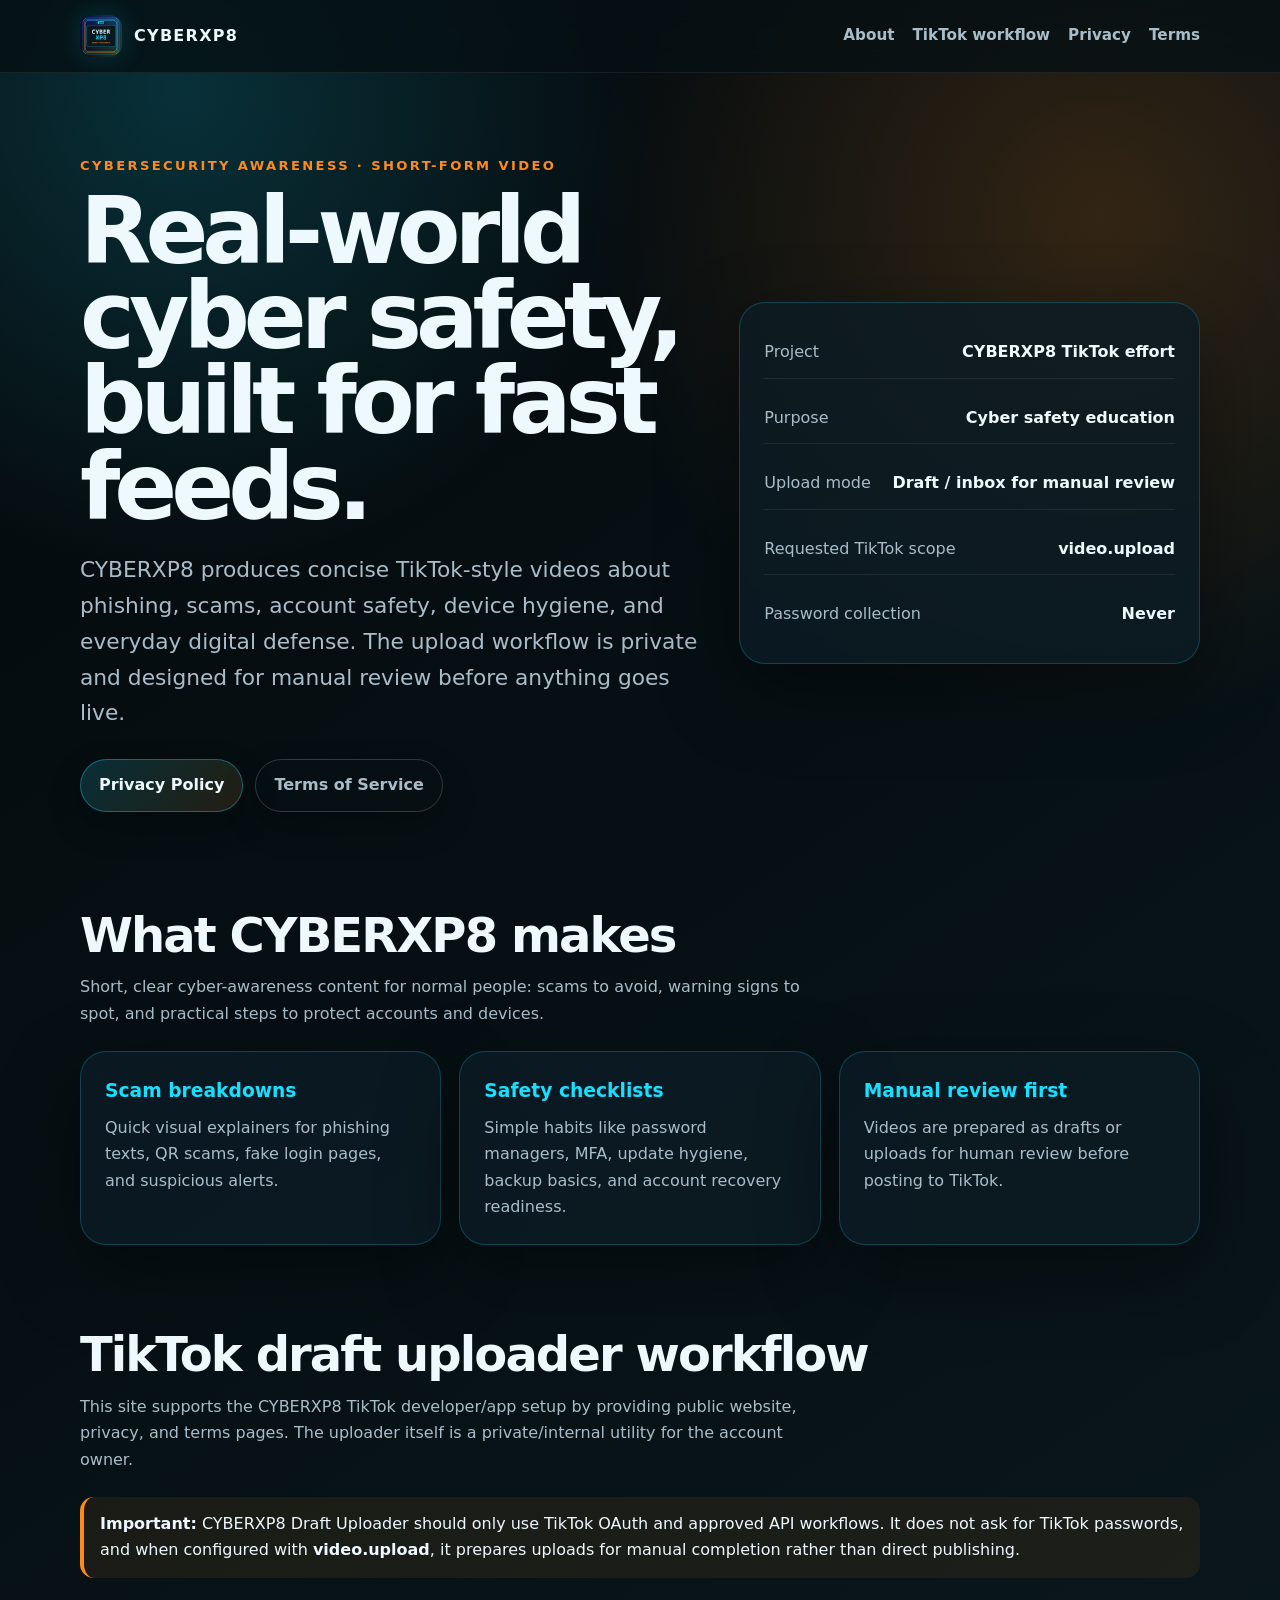
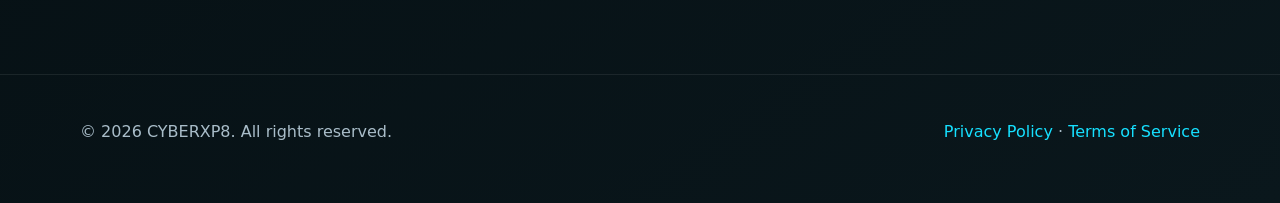
<file: index.html>
<!doctype html>
<html lang="en">
<head>
  <meta charset="utf-8" />
  <meta name="viewport" content="width=device-width, initial-scale=1" />
  <title>CYBERXP8 — TikTok Cybersecurity Video Lab</title>
  <meta name="description" content="CYBERXP8 creates short cybersecurity awareness videos and uses a private TikTok draft uploader workflow for manual review and posting." />
  <link rel="icon" href="./assets/cyberxp8-icon.png" />
  <link rel="stylesheet" href="./styles.css" />
</head>
<body>
  <a class="skip" href="#main">Skip to content</a>
  <header class="site-header"><div class="container nav"><a class="brand" href="./index.html"><img class="logo" src="./assets/cyberxp8-icon.png" alt="CYBERXP8 logo"><span>CYBERXP8</span></a><nav class="nav-links" aria-label="Main navigation"><a href="./index.html#about">About</a><a href="./index.html#workflow">TikTok workflow</a><a href="./privacy.html">Privacy</a><a href="./terms.html">Terms</a></nav></div></header>
  <main id="main">
    <section class="hero">
      <div class="container hero-grid">
        <div>
          <div class="kicker">Cybersecurity awareness · Short-form video</div>
          <h1>Real-world cyber safety, built for fast feeds.</h1>
          <p class="lead">CYBERXP8 produces concise TikTok-style videos about phishing, scams, account safety, device hygiene, and everyday digital defense. The upload workflow is private and designed for manual review before anything goes live.</p>
          <div class="hero-actions"><a class="button" href="./privacy.html">Privacy Policy</a><a class="button ghost" href="./terms.html">Terms of Service</a></div>
        </div>
        <aside class="panel" aria-label="Project facts"><div class="signal">
          <div class="signal-row"><span>Project</span><strong>CYBERXP8 TikTok effort</strong></div>
          <div class="signal-row"><span>Purpose</span><strong>Cyber safety education</strong></div>
          <div class="signal-row"><span>Upload mode</span><strong>Draft / inbox for manual review</strong></div>
          <div class="signal-row"><span>Requested TikTok scope</span><strong>video.upload</strong></div>
          <div class="signal-row"><span>Password collection</span><strong>Never</strong></div>
        </div></aside>
      </div>
    </section>
    <section id="about"><div class="container">
      <h2>What CYBERXP8 makes</h2>
      <p class="section-intro">Short, clear cyber-awareness content for normal people: scams to avoid, warning signs to spot, and practical steps to protect accounts and devices.</p>
      <div class="cards">
        <article class="card"><h3>Scam breakdowns</h3><p>Quick visual explainers for phishing texts, QR scams, fake login pages, and suspicious alerts.</p></article>
        <article class="card"><h3>Safety checklists</h3><p>Simple habits like password managers, MFA, update hygiene, backup basics, and account recovery readiness.</p></article>
        <article class="card"><h3>Manual review first</h3><p>Videos are prepared as drafts or uploads for human review before posting to TikTok.</p></article>
      </div>
    </div></section>
    <section id="workflow"><div class="container">
      <h2>TikTok draft uploader workflow</h2>
      <p class="section-intro">This site supports the CYBERXP8 TikTok developer/app setup by providing public website, privacy, and terms pages. The uploader itself is a private/internal utility for the account owner.</p>
      <p class="notice"><strong>Important:</strong> CYBERXP8 Draft Uploader should only use TikTok OAuth and approved API workflows. It does not ask for TikTok passwords, and when configured with <strong>video.upload</strong>, it prepares uploads for manual completion rather than direct publishing.</p>
    </div></section>
  </main>
  <footer class="site-footer"><div class="container footer-grid"><p>© 2026 CYBERXP8. All rights reserved.</p><p><a href="./privacy.html">Privacy Policy</a> · <a href="./terms.html">Terms of Service</a></p></div></footer>
</body>
</html>
</file>
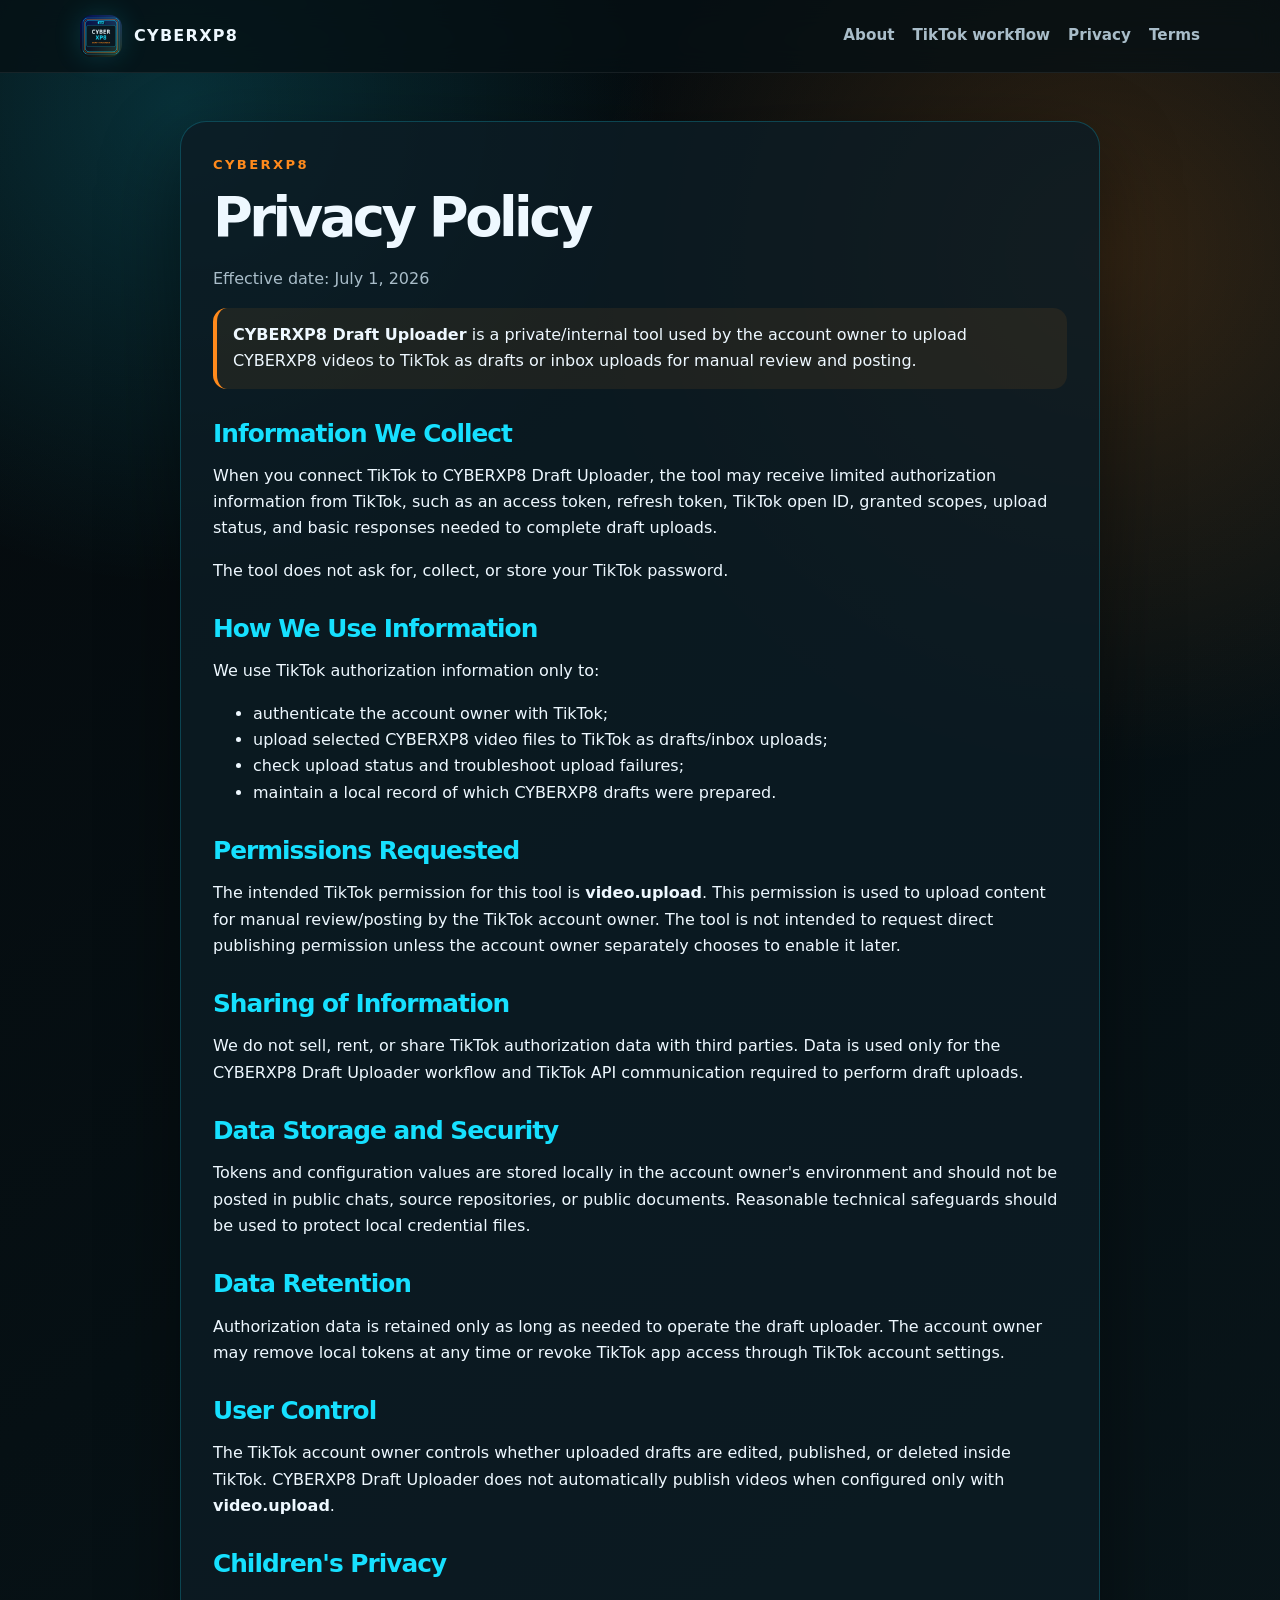
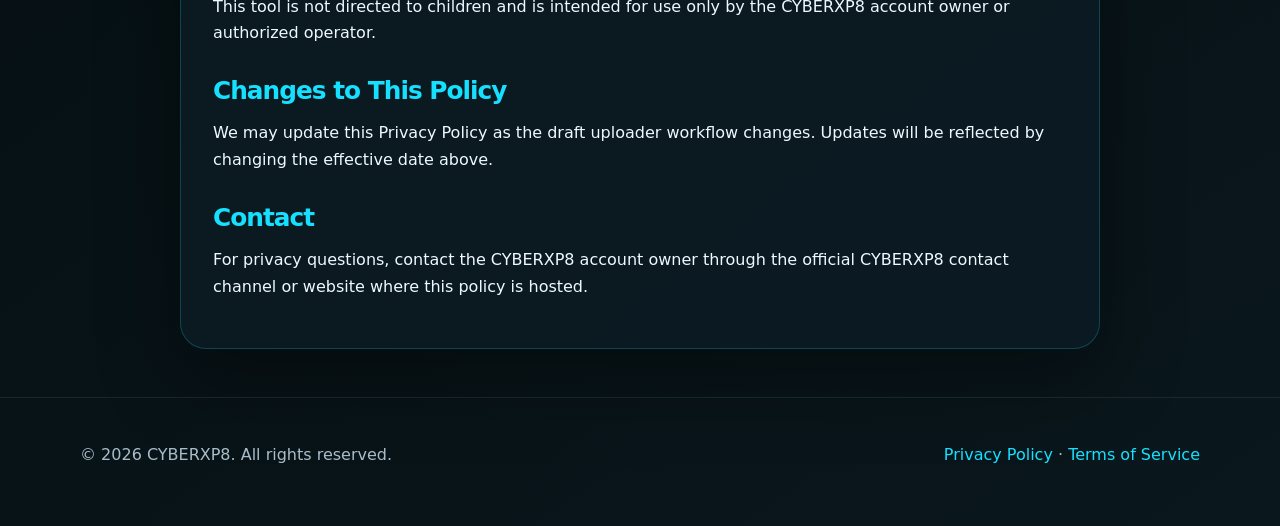
<file: privacy.html>
<!doctype html>
<html lang="en">
<head>
  <meta charset="utf-8" />
  <meta name="viewport" content="width=device-width, initial-scale=1" />
  <title>CYBERXP8 Draft Uploader Privacy Policy</title>
  <meta name="description" content="Privacy Policy for CYBERXP8 Draft Uploader." />
  <link rel="icon" href="./assets/cyberxp8-icon.png" />
  <link rel="stylesheet" href="./styles.css" />
</head>
<body>
  <a class="skip" href="#main">Skip to content</a>
  <header class="site-header"><div class="container nav"><a class="brand" href="./index.html"><img class="logo" src="./assets/cyberxp8-icon.png" alt="CYBERXP8 logo"><span>CYBERXP8</span></a><nav class="nav-links" aria-label="Main navigation"><a href="./index.html#about">About</a><a href="./index.html#workflow">TikTok workflow</a><a href="./privacy.html">Privacy</a><a href="./terms.html">Terms</a></nav></div></header>
  <main id="main" class="legal">
    <div class="kicker">CYBERXP8</div>
    <h1>Privacy Policy</h1>
    <p class="meta">Effective date: July 1, 2026</p>
    <p class="notice"><strong>CYBERXP8 Draft Uploader</strong> is a private/internal tool used by the account owner to upload CYBERXP8 videos to TikTok as drafts or inbox uploads for manual review and posting.</p>
    <h2>Information We Collect</h2>
    <p>When you connect TikTok to CYBERXP8 Draft Uploader, the tool may receive limited authorization information from TikTok, such as an access token, refresh token, TikTok open ID, granted scopes, upload status, and basic responses needed to complete draft uploads.</p>
    <p>The tool does not ask for, collect, or store your TikTok password.</p>
    <h2>How We Use Information</h2>
    <p>We use TikTok authorization information only to:</p>
    <ul><li>authenticate the account owner with TikTok;</li><li>upload selected CYBERXP8 video files to TikTok as drafts/inbox uploads;</li><li>check upload status and troubleshoot upload failures;</li><li>maintain a local record of which CYBERXP8 drafts were prepared.</li></ul>
    <h2>Permissions Requested</h2>
    <p>The intended TikTok permission for this tool is <strong>video.upload</strong>. This permission is used to upload content for manual review/posting by the TikTok account owner. The tool is not intended to request direct publishing permission unless the account owner separately chooses to enable it later.</p>
    <h2>Sharing of Information</h2>
    <p>We do not sell, rent, or share TikTok authorization data with third parties. Data is used only for the CYBERXP8 Draft Uploader workflow and TikTok API communication required to perform draft uploads.</p>
    <h2>Data Storage and Security</h2>
    <p>Tokens and configuration values are stored locally in the account owner's environment and should not be posted in public chats, source repositories, or public documents. Reasonable technical safeguards should be used to protect local credential files.</p>
    <h2>Data Retention</h2>
    <p>Authorization data is retained only as long as needed to operate the draft uploader. The account owner may remove local tokens at any time or revoke TikTok app access through TikTok account settings.</p>
    <h2>User Control</h2>
    <p>The TikTok account owner controls whether uploaded drafts are edited, published, or deleted inside TikTok. CYBERXP8 Draft Uploader does not automatically publish videos when configured only with <strong>video.upload</strong>.</p>
    <h2>Children's Privacy</h2>
    <p>This tool is not directed to children and is intended for use only by the CYBERXP8 account owner or authorized operator.</p>
    <h2>Changes to This Policy</h2>
    <p>We may update this Privacy Policy as the draft uploader workflow changes. Updates will be reflected by changing the effective date above.</p>
    <h2>Contact</h2>
    <p>For privacy questions, contact the CYBERXP8 account owner through the official CYBERXP8 contact channel or website where this policy is hosted.</p>
  </main>
  <footer class="site-footer"><div class="container footer-grid"><p>© 2026 CYBERXP8. All rights reserved.</p><p><a href="./privacy.html">Privacy Policy</a> · <a href="./terms.html">Terms of Service</a></p></div></footer>
</body>
</html>
</file>
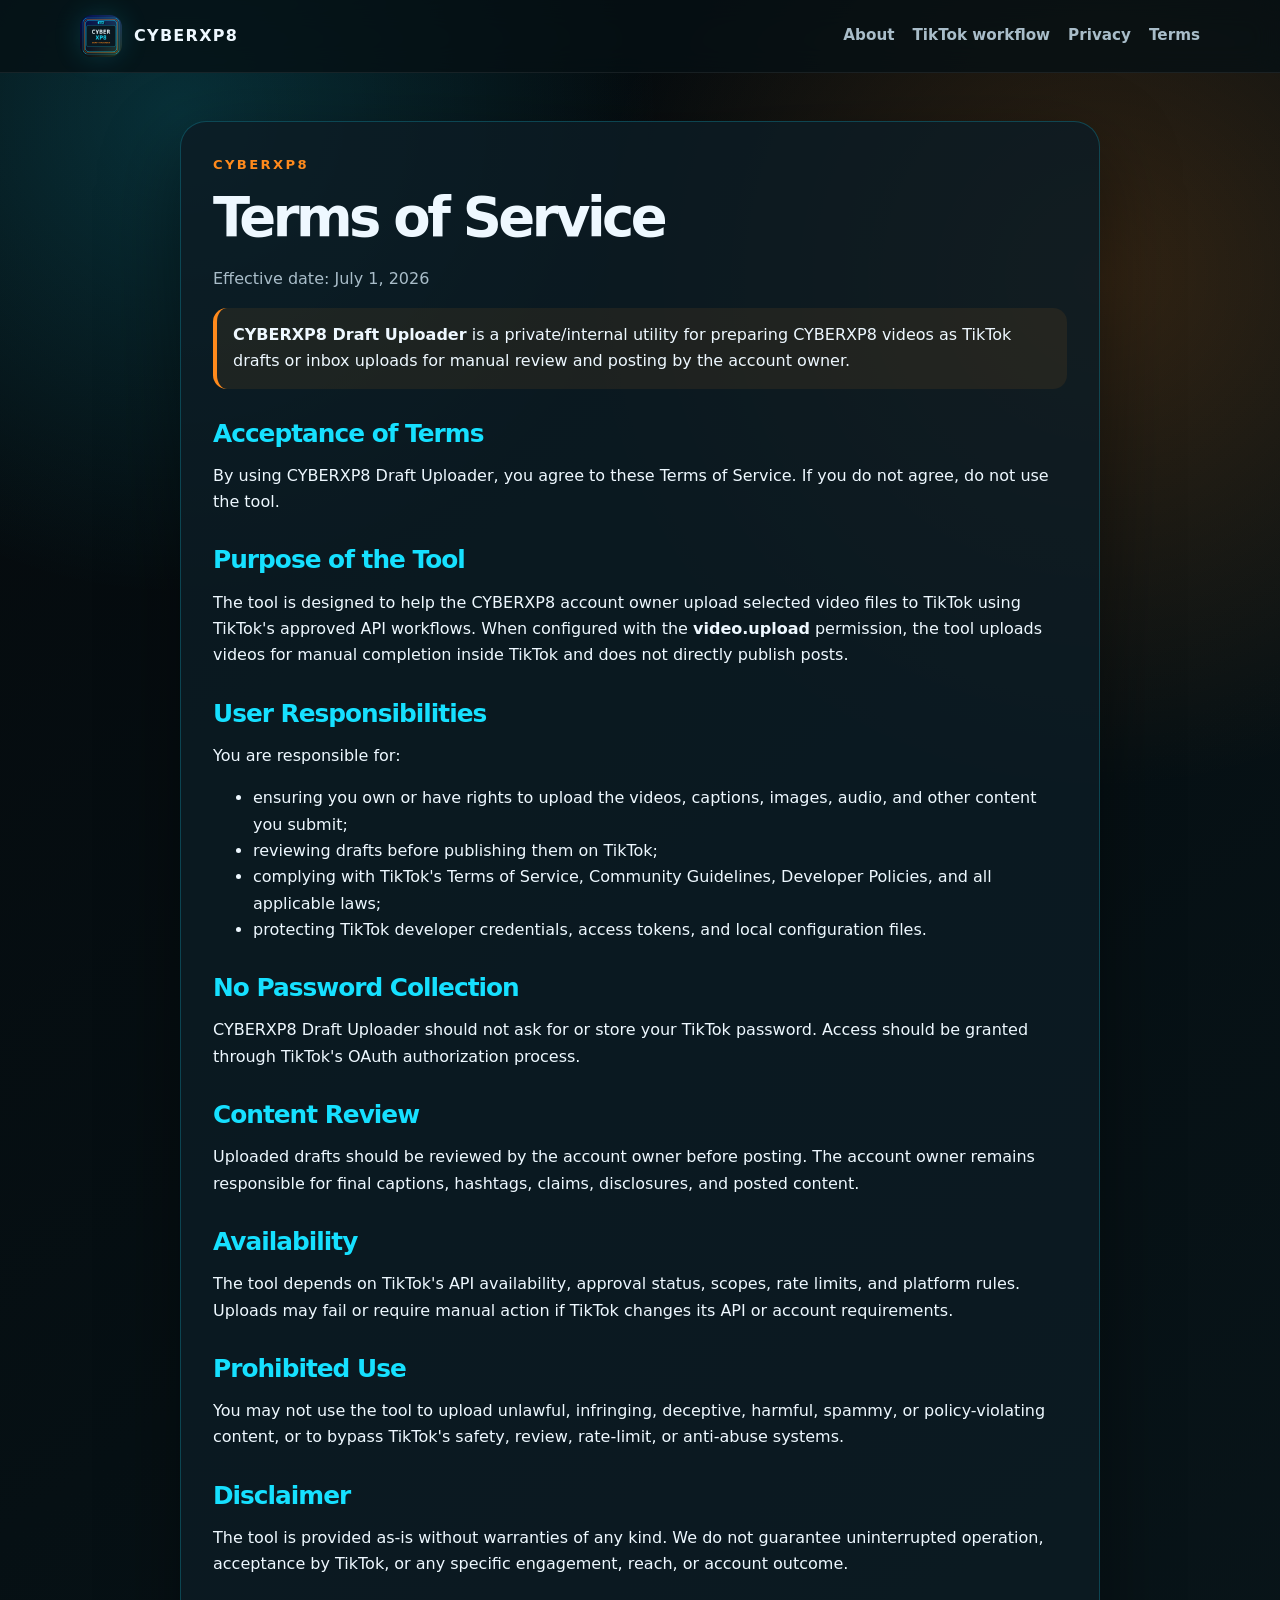
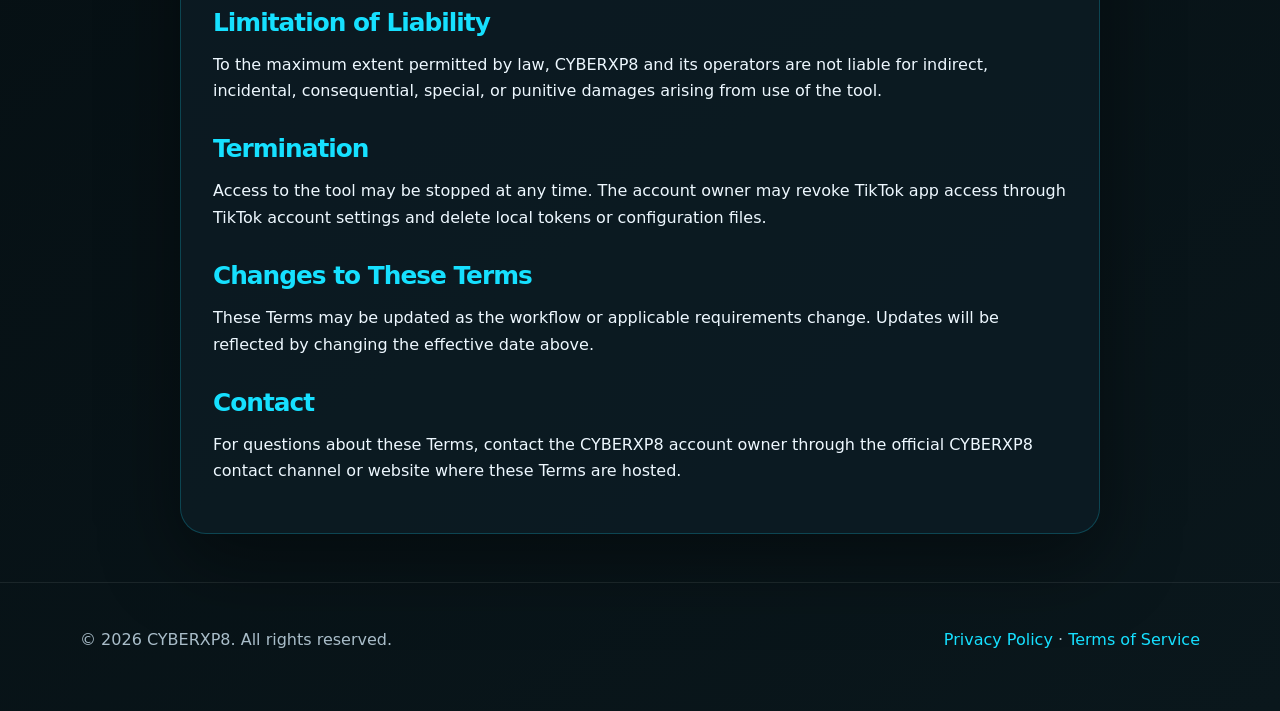
<file: terms.html>
<!doctype html>
<html lang="en">
<head>
  <meta charset="utf-8" />
  <meta name="viewport" content="width=device-width, initial-scale=1" />
  <title>CYBERXP8 Draft Uploader Terms of Service</title>
  <meta name="description" content="Terms of Service for CYBERXP8 Draft Uploader." />
  <link rel="icon" href="./assets/cyberxp8-icon.png" />
  <link rel="stylesheet" href="./styles.css" />
</head>
<body>
  <a class="skip" href="#main">Skip to content</a>
  <header class="site-header"><div class="container nav"><a class="brand" href="./index.html"><img class="logo" src="./assets/cyberxp8-icon.png" alt="CYBERXP8 logo"><span>CYBERXP8</span></a><nav class="nav-links" aria-label="Main navigation"><a href="./index.html#about">About</a><a href="./index.html#workflow">TikTok workflow</a><a href="./privacy.html">Privacy</a><a href="./terms.html">Terms</a></nav></div></header>
  <main id="main" class="legal">
    <div class="kicker">CYBERXP8</div>
    <h1>Terms of Service</h1>
    <p class="meta">Effective date: July 1, 2026</p>
    <p class="notice"><strong>CYBERXP8 Draft Uploader</strong> is a private/internal utility for preparing CYBERXP8 videos as TikTok drafts or inbox uploads for manual review and posting by the account owner.</p>
    <h2>Acceptance of Terms</h2>
    <p>By using CYBERXP8 Draft Uploader, you agree to these Terms of Service. If you do not agree, do not use the tool.</p>
    <h2>Purpose of the Tool</h2>
    <p>The tool is designed to help the CYBERXP8 account owner upload selected video files to TikTok using TikTok's approved API workflows. When configured with the <strong>video.upload</strong> permission, the tool uploads videos for manual completion inside TikTok and does not directly publish posts.</p>
    <h2>User Responsibilities</h2>
    <p>You are responsible for:</p>
    <ul><li>ensuring you own or have rights to upload the videos, captions, images, audio, and other content you submit;</li><li>reviewing drafts before publishing them on TikTok;</li><li>complying with TikTok's Terms of Service, Community Guidelines, Developer Policies, and all applicable laws;</li><li>protecting TikTok developer credentials, access tokens, and local configuration files.</li></ul>
    <h2>No Password Collection</h2>
    <p>CYBERXP8 Draft Uploader should not ask for or store your TikTok password. Access should be granted through TikTok's OAuth authorization process.</p>
    <h2>Content Review</h2>
    <p>Uploaded drafts should be reviewed by the account owner before posting. The account owner remains responsible for final captions, hashtags, claims, disclosures, and posted content.</p>
    <h2>Availability</h2>
    <p>The tool depends on TikTok's API availability, approval status, scopes, rate limits, and platform rules. Uploads may fail or require manual action if TikTok changes its API or account requirements.</p>
    <h2>Prohibited Use</h2>
    <p>You may not use the tool to upload unlawful, infringing, deceptive, harmful, spammy, or policy-violating content, or to bypass TikTok's safety, review, rate-limit, or anti-abuse systems.</p>
    <h2>Disclaimer</h2>
    <p>The tool is provided as-is without warranties of any kind. We do not guarantee uninterrupted operation, acceptance by TikTok, or any specific engagement, reach, or account outcome.</p>
    <h2>Limitation of Liability</h2>
    <p>To the maximum extent permitted by law, CYBERXP8 and its operators are not liable for indirect, incidental, consequential, special, or punitive damages arising from use of the tool.</p>
    <h2>Termination</h2>
    <p>Access to the tool may be stopped at any time. The account owner may revoke TikTok app access through TikTok account settings and delete local tokens or configuration files.</p>
    <h2>Changes to These Terms</h2>
    <p>These Terms may be updated as the workflow or applicable requirements change. Updates will be reflected by changing the effective date above.</p>
    <h2>Contact</h2>
    <p>For questions about these Terms, contact the CYBERXP8 account owner through the official CYBERXP8 contact channel or website where these Terms are hosted.</p>
  </main>
  <footer class="site-footer"><div class="container footer-grid"><p>© 2026 CYBERXP8. All rights reserved.</p><p><a href="./privacy.html">Privacy Policy</a> · <a href="./terms.html">Terms of Service</a></p></div></footer>
</body>
</html>
</file>
<file: styles.css>
:root{color-scheme:dark;--bg:#061014;--card:rgba(13,28,36,.84);--text:#eef8ff;--muted:#a9bdc9;--line:rgba(22,224,255,.22);--cyan:#16e0ff;--orange:#ff8a1c;--shadow:rgba(0,0,0,.42)}*{box-sizing:border-box}html{scroll-behavior:smooth}body{margin:0;font-family:Inter,ui-sans-serif,system-ui,-apple-system,Segoe UI,Roboto,Arial,sans-serif;color:var(--text);background:radial-gradient(circle at 14% 5%,rgba(22,224,255,.18),transparent 30rem),radial-gradient(circle at 86% 12%,rgba(255,138,28,.18),transparent 32rem),linear-gradient(145deg,#05090c,var(--bg) 48%,#0a171c);line-height:1.65}a{color:var(--cyan);text-decoration:none}a:hover{text-decoration:underline}.container{width:min(1120px,calc(100% - 32px));margin:0 auto}.skip{position:absolute;left:-999px}.skip:focus{left:16px;top:16px;z-index:5;background:#000;color:#fff;padding:8px 12px;border-radius:8px}.site-header{position:sticky;top:0;z-index:3;background:rgba(6,16,20,.78);backdrop-filter:blur(14px);border-bottom:1px solid rgba(255,255,255,.07)}.nav{min-height:72px;display:flex;align-items:center;justify-content:space-between;gap:18px}.brand{display:flex;align-items:center;gap:12px;font-weight:900;letter-spacing:.08em;color:var(--text)}.logo{width:42px;height:42px;object-fit:contain;border-radius:12px;box-shadow:0 0 28px rgba(22,224,255,.16)}.nav-links{display:flex;gap:18px;align-items:center;flex-wrap:wrap;justify-content:flex-end}.nav-links a{color:var(--muted);font-weight:700;font-size:.95rem}.button{display:inline-flex;align-items:center;justify-content:center;gap:8px;border:1px solid rgba(22,224,255,.36);background:linear-gradient(135deg,rgba(22,224,255,.16),rgba(255,138,28,.12));color:var(--text);font-weight:850;padding:12px 18px;border-radius:999px;box-shadow:0 14px 34px rgba(0,0,0,.24)}.button:hover{text-decoration:none;transform:translateY(-1px)}.hero{padding:82px 0 56px}.hero-grid{display:grid;grid-template-columns:minmax(0,1.15fr) minmax(280px,.85fr);gap:36px;align-items:center}.kicker{color:var(--orange);text-transform:uppercase;letter-spacing:.18em;font-weight:900;font-size:.82rem}h1{font-size:clamp(2.55rem,8vw,5.8rem);letter-spacing:-.065em;line-height:.92;margin:12px 0 18px}.lead{font-size:clamp(1.08rem,2.2vw,1.36rem);color:var(--muted);max-width:720px}.hero-actions{display:flex;gap:12px;flex-wrap:wrap;margin-top:28px}.ghost{background:transparent;border-color:rgba(255,255,255,.18);color:var(--muted)}.panel,.card,main.legal{background:var(--card);border:1px solid var(--line);border-radius:26px;box-shadow:0 28px 80px var(--shadow)}.panel{padding:24px}.signal{display:grid;gap:14px}.signal-row{display:flex;justify-content:space-between;gap:16px;border-bottom:1px solid rgba(255,255,255,.08);padding:12px 0}.signal-row:last-child{border-bottom:0}.signal-row span{color:var(--muted)}.signal-row strong{color:var(--text);text-align:right}section{padding:42px 0}h2{font-size:clamp(1.9rem,4vw,3rem);line-height:1.05;letter-spacing:-.04em;margin:0 0 14px}.section-intro{color:var(--muted);max-width:760px;margin:0 0 24px}.cards{display:grid;grid-template-columns:repeat(3,minmax(0,1fr));gap:18px}.card{padding:24px}.card h3{margin:0 0 8px;color:var(--cyan)}.card p{color:var(--muted);margin:0}.notice{border-left:4px solid var(--orange);padding:14px 16px;background:rgba(255,138,28,.08);border-radius:14px;color:var(--text)}.legal{width:min(920px,calc(100% - 32px));margin:48px auto;padding:32px}.legal h1{font-size:clamp(2rem,5vw,3.4rem);line-height:1.1}.legal h2{margin-top:32px;color:var(--cyan);font-size:1.55rem}.meta,footer{color:var(--muted)}.site-footer{border-top:1px solid rgba(255,255,255,.08);padding:28px 0 42px;margin-top:38px}.footer-grid{display:flex;justify-content:space-between;gap:20px;flex-wrap:wrap}@media (max-width:820px){.hero-grid,.cards{grid-template-columns:1fr}.nav{align-items:flex-start;flex-direction:column;padding:14px 0}.nav-links{justify-content:flex-start}}
</file>
